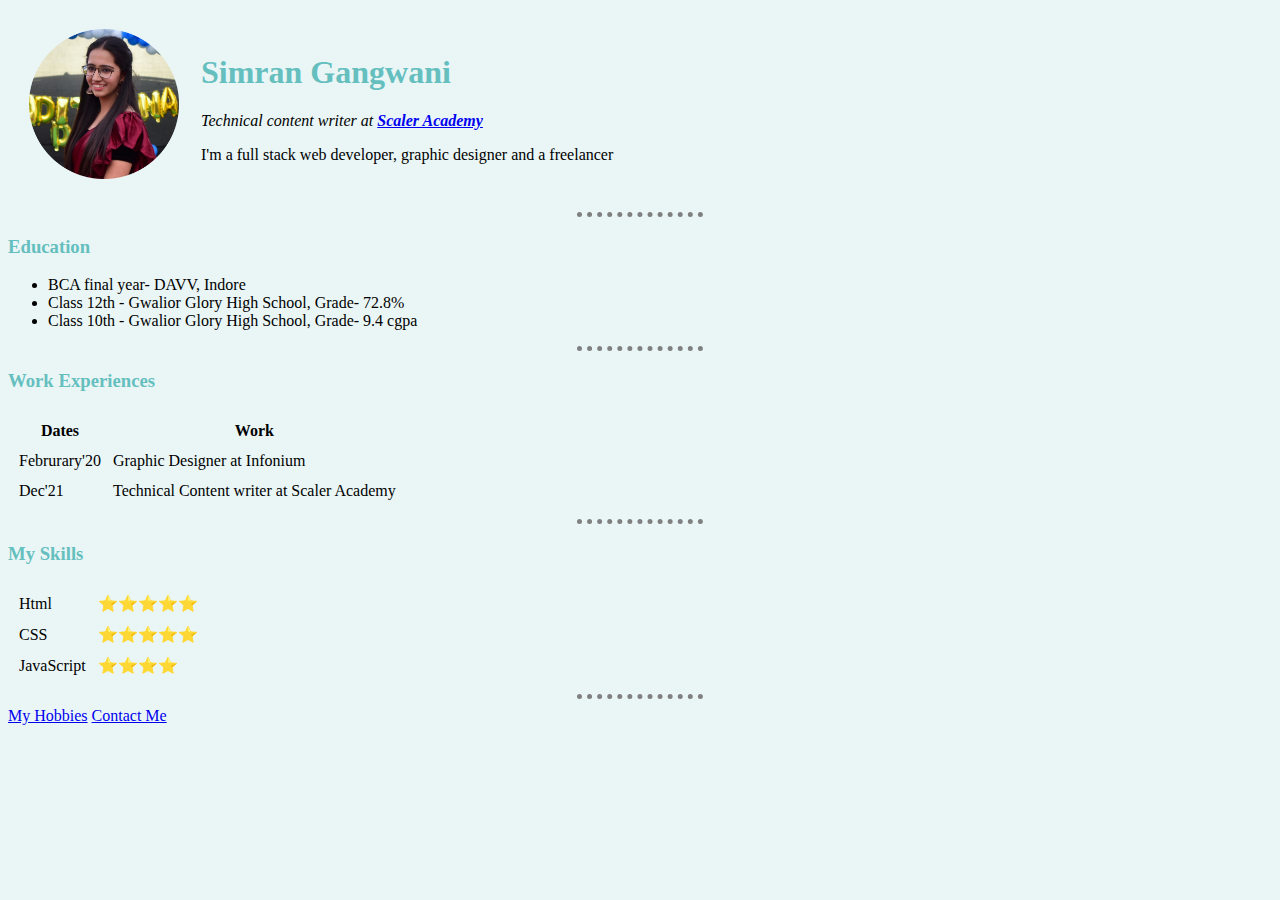
<file: index.html>
<!DOCTYPE html>
<html lang="en">

<head>
    <meta charset="UTF-8">
    <meta http-equiv="X-UA-Compatible" content="IE=edge">
    <meta name="viewport" content="width=device-width, initial-scale=1.0">
    <title>💙 Simran | Practise</title> <!-- heart from   unicode-table.com -->
    <link rel="stylesheet" href="css/styles.css">

    <!-- PESTICIDE FOR CHROME ==> Chrome ext. which shows boxes around all elements -->

    <!-- INTERNAL css> INTERNAL css> EXTERNAL css -->
    <!-- INLINE css has most priority -->
    
    <!-- <style>
        body{
            background-color: #EAF6F6;
        }
        /* serch for default css for browser */
        /* https://www.w3schools.com/cssref/css_default_values.asp */
        
        hr{
            /* background-color: white;    */
            /* this bg-color will not affect anything as hr already has default internal styling (user agent stylesheet) */
            /* border-style: inset; this is default style which gives look of embeded*/
            border-style: none;
           border-top-style: dotted;
            width: 10%;
            /* border-style: dotted none none none; */
            border-color: grey;
            border-width: 5px;
        }
    </style> -->


</head>

<!-- inline css    ==can refer color hunt for amazing color combinations -->
<!-- <body style="background-color: #EAF6F6;"> -->
    <body>
    <!-- https://docs.emmet.io/cheat-sheet/  all emmet abbreviations of html(must read) -->
    <!-- FileFormat.Info  can see all utf characters encoding here -->
    <!-- unicode-table.com    has all utf characters & emojis -->

    <!-- <center>
        <hr size="3" noshade>
        <h1>THIS IS LARGEST <br> HEADING</h1>
        <br>
        <h3>by</h3>
        <h2>BY SIMRAN GANGWANI</h2>
        <hr size="3" noshade>
    </center   -->

    <table cellspacing="20px">
        <tr>
            <td>
                <img src="images/profile.png" alt="simran profile picture" height="150px">
                <!-- <img src="https://cdn.hashnode.com/res/hashnode/image/upload/v1628782770585/WNZOFXg9t.jpeg?w=500&h=500&fit=crop&crop=entropy&auto=compress" alt="simran profile picture"> -->
            </td>
            <td>
                <h1>Simran Gangwani</h1>
                <p><em>Technical content writer at <strong><a href="https://www.scaler.com/topics/">Scaler
                                Academy</a></strong></em></p>
                <p>I'm a full stack web developer, graphic designer and a freelancer</p>
            </td>
        </tr>
    </table>

    <!-- <hr size="3" noshade> -->
    <hr>

    <h3>Education</h3>
    <ul>
        <li>BCA final year- DAVV, Indore</li>
        <li>Class 12th - Gwalior Glory High School, Grade- 72.8%</li>
        <li>Class 10th - Gwalior Glory High School, Grade- 9.4 cgpa</li>
    </ul>
    <!-- <hr size="3" noshade> -->
    <hr>

    <h3>Work Experiences</h3>
    <table cellspacing="10">
        <thead>
            <tr>
                <th>Dates</th>
                <th>Work</th>
            </tr>
        </thead>

        <tbody>
            <tr>
                <td>Februrary'20</td>
                <td>Graphic Designer at Infonium</td>
            </tr>
            <tr>
                <td>Dec'21</td>
                <td>Technical Content writer at Scaler Academy</td>
            </tr>
        </tbody>
        <!-- <tfoot> </tfoot> -->
    </table>

    <!-- <hr size="3" noshade> -->
    <hr>

    <h3>My Skills</h3>
    <table cellspacing="10">
            <tr>
                <td>Html</td>
                <td>⭐⭐⭐⭐⭐</td>
            </tr>
            <tr>
                <td>CSS</td>
                <td>⭐⭐⭐⭐⭐</td>
            </tr>
            <tr>
                <td>JavaScript</td>
                <td>⭐⭐⭐⭐</td>
            </tr> 
    </table>

    <!-- <table>
        <tr>
            <td>
                <table>
                    <tr>
                        <td>Html</td>
                        <td>⭐⭐⭐⭐⭐</td>
                    </tr>
                    <tr>
                        <td>CSS</td>
                        <td>⭐⭐⭐⭐⭐</td>
                    </tr>
                    <tr>
                        <td>JavaScript</td>
                        <td>⭐⭐⭐⭐</td>
                    </tr> 
                </table>
            </td>
            <td>
                <table>
                    <tr>
                        <td>Html</td>
                        <td>⭐⭐⭐⭐⭐</td>
                    </tr>
                    <tr>
                        <td>CSS</td>
                        <td>⭐⭐⭐⭐⭐</td>
                    </tr>
                    <tr>
                        <td>JavaScript</td>
                        <td>⭐⭐⭐⭐</td>
                    </tr> 
                </table>
            </td>
        </tr>
    </table> -->

    <!-- <hr size="3" noshade> -->
    <hr>

    <a href="hobbies.html">My Hobbies</a>
    <a href="contact.html">Contact Me</a>

    <!-- 26. html forms -->

</body>

</html>
</file>
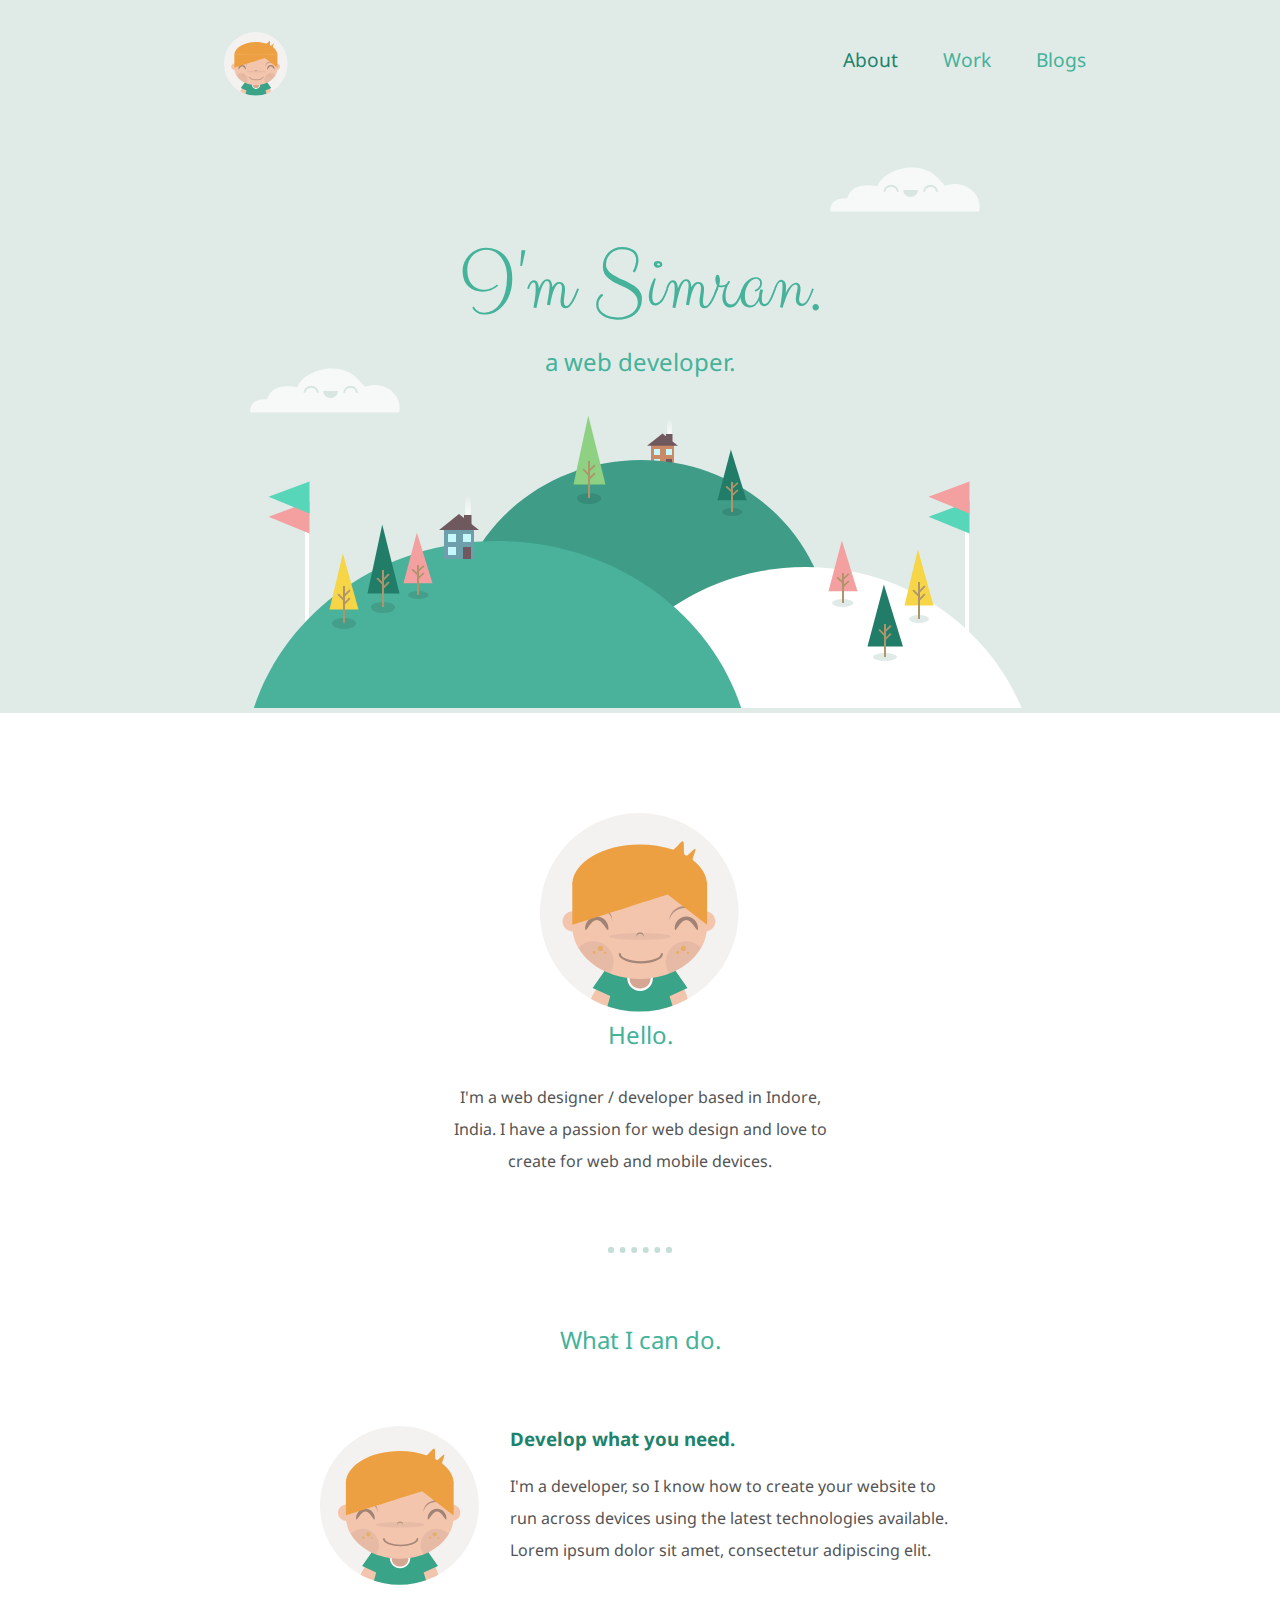
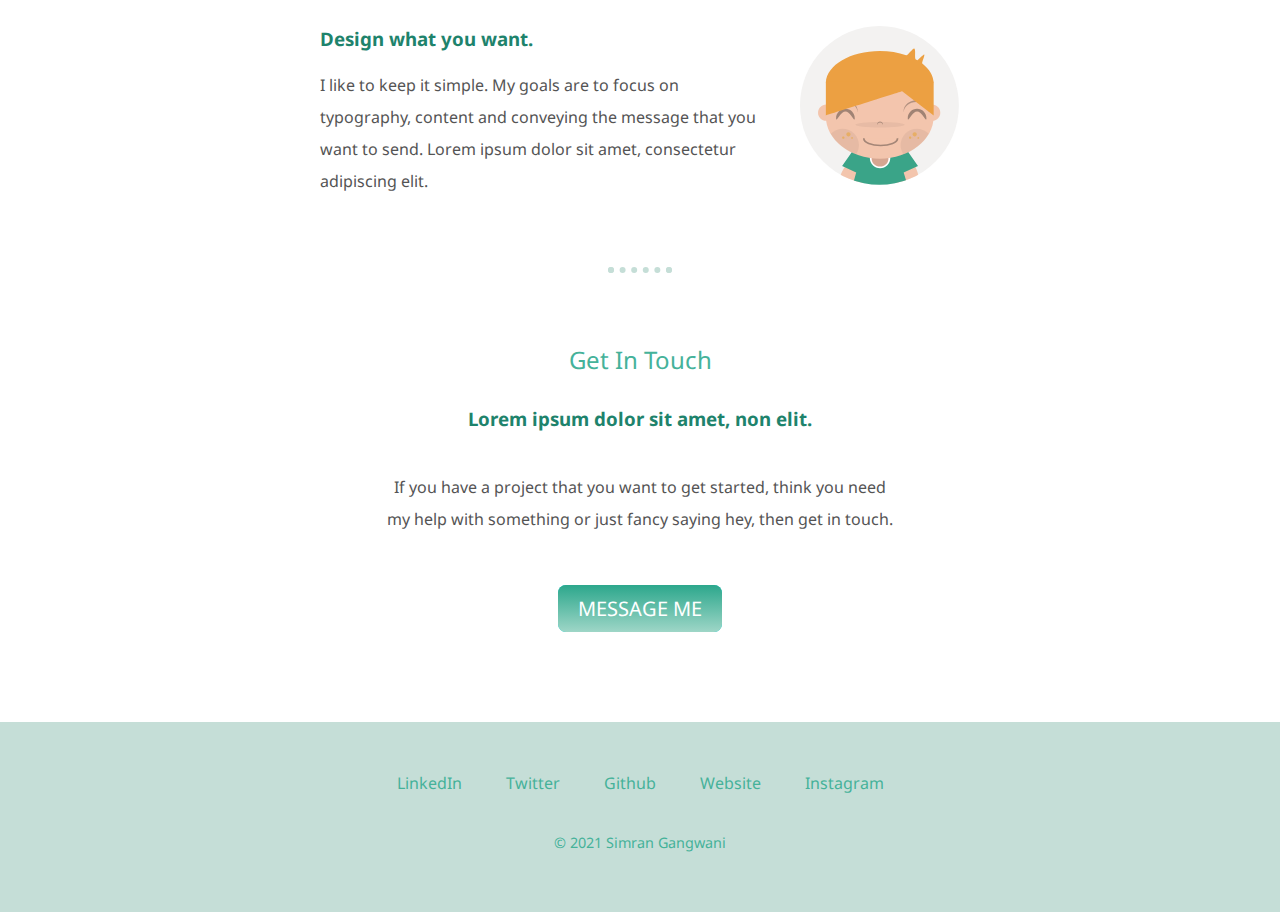
<file: 3-CSS-My Site/index.html>
<!DOCTYPE html>
<html lang="en">

<head>
  <meta charset="UTF-8">
  <meta http-equiv="X-UA-Compatible" content="IE=edge">
  <meta name="viewport" content="width=device-width, initial-scale=1.0">
  <title>Simran | DEMO Portfolio</title>
  <link rel="stylesheet" href="css/styles.css">
  <!-- <link rel="shortcut icon" href="favicon.ico" type="image/x-icon"> -->
  <link rel="shortcut icon" href="SG.png" type="image/x-icon">
</head>

<body>
  <!-- click ***ctrl*** and hover over everything while using pesticide -->
  <!-- div for used for CONTENT DIVISION or TO SEPARATE CONTENT -->

  <div class="nav-bar">
    <div class="logo">
      <img class="logo" src="images/design.svg" alt="">
    </div>
    <div class="nav-menu">
      <!-- <ul>
        <li><a href="#">About</a></li>
        <li><a href="#">Work</a></li>
        <li><a href="#">Notes</a></li>
      </ul> -->
      <a class="nav-link active" href="#">About</a>
      <a class="nav-link" href="#">Work</a>
      <a class="nav-link" href="#">Blogs</a>
    </div>
  </div>

  <div class="top-container">
    <img class="top-cloud" src="images/cloud.svg" alt="">
    <h1>I'm Simran.</h1>
    <h2>a web developer.</h2>
    <img class="bottom-cloud" src="images/cloud.svg" alt="">
    <img src="images/bg.svg" alt="">
  </div>

  <div class="middle-container">
    <div class="profile">
      <img src="images/design.svg" width="200px" alt="">
      <h2>Hello.</h2>
      <p class="intro">I'm a web designer / developer based in Indore, India. I have a passion for web design and love
        to create for web and mobile devices.</p>
    </div>
    <hr>
    <div class="skills">
      <h2>What I can do.</h2>
      <div class="skill-row">
        <img class="codeImg" src="images/design.svg" width="200px" alt="">
        <h3>Develop what you need.</h3>
        <p class="code-skill-description">I'm a developer, so I know how to create your website to run across devices
          using the latest technologies available. Lorem ipsum dolor sit amet, consectetur adipiscing elit.</p>
      </div>
      <div class="skill-row">
        <img class="designImg" src="images/design.svg" width="200px" alt="">
        <!-- this icon is taken from flat icon -->
        <h3>Design what you want.</h3>
        <p class="design-skill-description">I like to keep it simple. My goals are to focus on typography, content and
          conveying the message that you want to send. Lorem ipsum dolor sit amet, consectetur adipiscing elit.</p>
      </div>
    </div>
    <hr>
    <div class="contact-me">
      <h2>Get In Touch</h2>
      <h3>Lorem ipsum dolor sit amet, non elit.</h3>
      <p class="contact-message">If you have a project that you want to get started, think you need my help with
        something or just fancy saying hey, then get in touch.</p>
      <a class="btn" href="mailto:simrangangwani3107@gmail.com">MESSAGE ME</a>
    </div>
  </div>


  <div class="bottom-container">
    <a class="footer-link" href="https://www.linkedin.com/in/simran-gangwani-b93a441b2/">LinkedIn</a>
    <a class="footer-link" href="https://twitter.com/SimranGangwani3">Twitter</a>
    <a class="footer-link" href="https://github.com/simran61">Github</a>
    <a class="footer-link" href="https://simran-gangwani.netlify.app/">Website</a>
    <a class="footer-link" href="https://www.instagram.com/simran_wb65/">Instagram</a>
    <p class="copyright">© 2021 Simran Gangwani</p>
  </div>
</body>

</html>
</file>
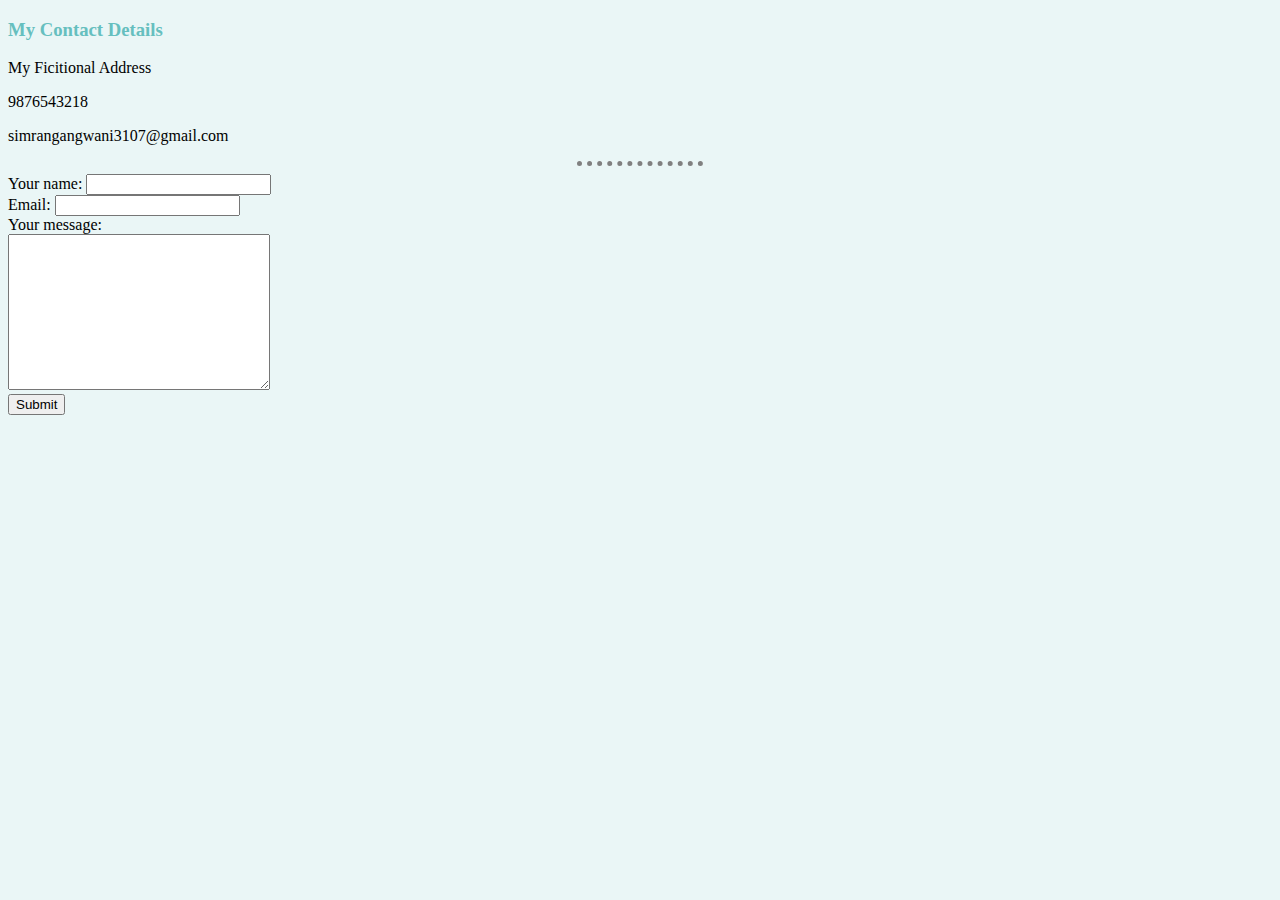
<file: contact.html>
<!DOCTYPE html>
<html lang="en">
<head>
    <meta charset="UTF-8">
    <meta http-equiv="X-UA-Compatible" content="IE=edge">
    <meta name="viewport" content="width=device-width, initial-scale=1.0">
    <title>Contact Me</title>
    <link rel="stylesheet" href="css/styles.css">
</head>
<body>
    <h3>My Contact Details</h3>
   <p>My Ficitional Address</p>
   <p>9876543218</p>
   <p>simrangangwani3107@gmail.com</p>
    <hr>
   <form action="mailto:simrangangwani3107@gmail.com" method="post" enctype="text/plain">
    <label for="">Your name:</label>
    <input type="text" name="yourName" value=""><br>
    <label for="">Email: </label>
    <input type="email" name="yourEmail" id=""><br>
    <label for="">Your message:</label><br>
    <textarea name="yourMessage" id="" cols="30" rows="10"></textarea><br>
<input type="submit">


    <!-- <input type="color" name="" id="">
    <input type="file" name="" id=""><br>
    <input type="date" name="" id=""><br>
    <input type="datetime" name="" id=""><br>
    <input type="radio" name="" id=""><br>
    <input type="range" name="" id=""><br> 
    <label for="">Do you want to sign up for the email list</label>
    <input type="checkbox" name="" id=""> <br>
    <label for="">Password: </label>
    <input type="password" name="" id=""> -->
    
   </form>
</body>
</html>
</file>
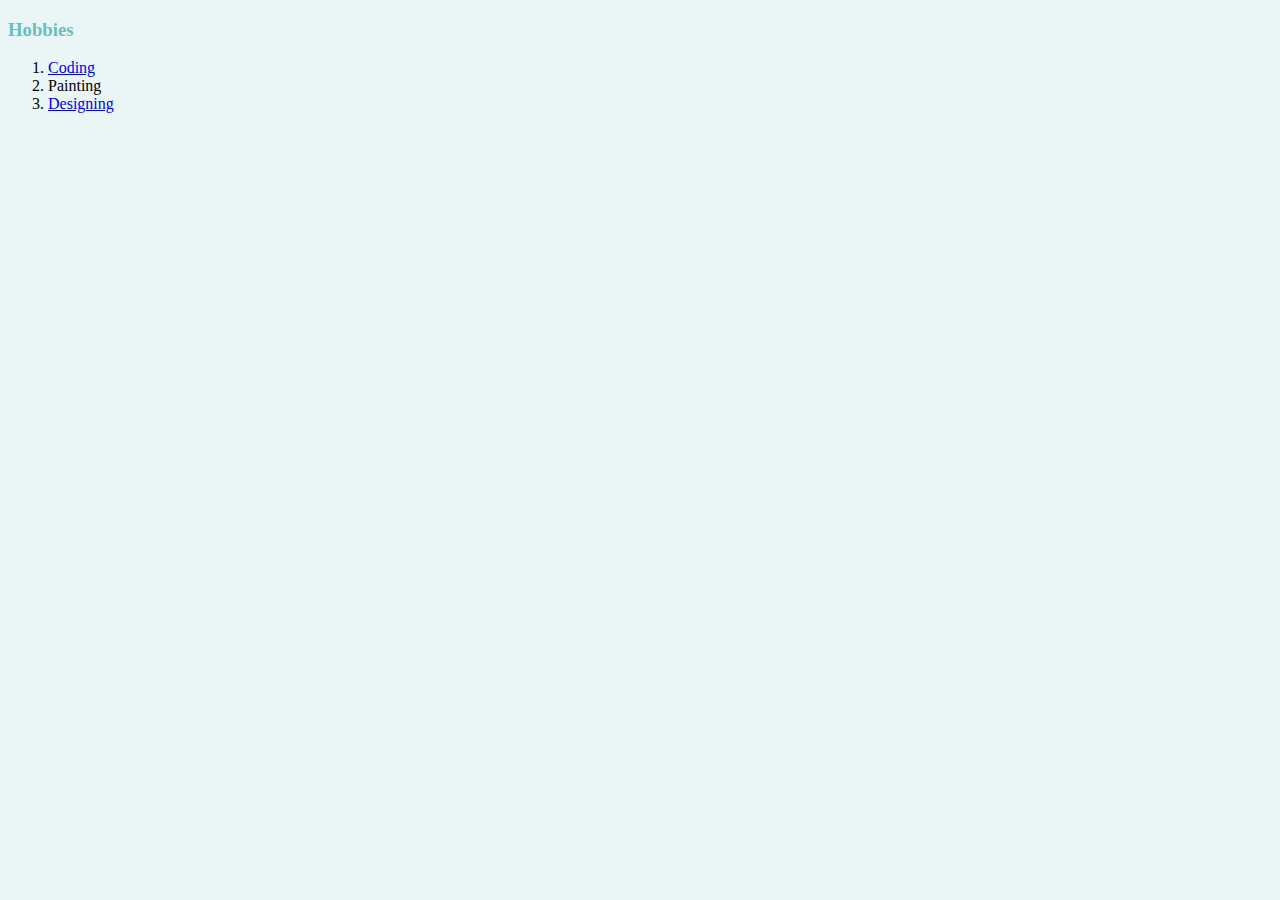
<file: hobbies.html>
<!DOCTYPE html>
<html lang="en">
<head>
    <meta charset="UTF-8">
    <meta http-equiv="X-UA-Compatible" content="IE=edge">
    <meta name="viewport" content="width=device-width, initial-scale=1.0">
    <title>My Hobbies</title>
    <link rel="stylesheet" href="css/styles.css">
</head>
<body>
    <h3>Hobbies</h3>
    <ol>
        <li><a href="https://simran-gangwani.netlify.app/projects.html">Coding</a></li>
        <li>Painting</li>
        <li><a href="https://simran-gangwani.netlify.app/designing.html">Designing</a></li>
    </ol>
</body>
</html>
</file>
<file: css/styles.css>
/* inline css> internal css> external css */
/* INLINE css has most priority */

body{
    background-color: #EAF6F6;
}

hr{
    border-style: none;
    border-top-style: dotted;
    width: 10%;
    border-color: grey;
    border-width: 5px;
}

h1,h3{
    color: #66BFBF;
}
</file>
<file: 3-CSS-My Site/css/styles.css>
@import url('https://fonts.googleapis.com/css2?family=Clicker+Script&family=Noto+Sans:ital@0;1&display=swap');

body{
    margin: 0;
    padding: 0;
    text-align: center;
    font-family: 'Noto Sans', sans-serif;
    color: #545454;
}

/* WAYS OF CENTERING */
/* 1. text-align: center;
 This will align everthing in center which does not have a width set. This works on FULL WIDTH  BLOCK elements (like p, h1) & INLINE-BLOCK elements (like img))

2. centereing an element with specific width: marin: 0 auto; OR margin: auto 0;
 h1{
    width: 10%;
    margin: 0 auto;
}*/

h1{
    margin: 0 auto 0 auto;
    font-weight: 500;
    color: #45b29a;
    font-family: 'Clicker Script', cursive;
    font-size: 5.625em;
    /* 16px =1em = 100% --> 90px= 90px/16=562.5% = 5.625em*/
    /*1. px is STATIC
    2. em & % is DYNAMIC ie it it takes the font-size relative to its parent/root div font-size
    3. rem (MOST SAFE) means IGNORE ALL PARENT DIV SIZE & apply the exact size which we mentioned */   
}

/* SERIEF (has feets) (BY DEFAULT of browser --> Times)
SANS-SERIF (no feets) (Arial by default)
MONOSPACE (each alphabet takes equal space)*/


h2{
  font-size: 1.5rem;
  margin-top: 0px;
  /* here margin-top is extra */
  font-weight: normal;
  color: #45b29a;
  padding-bottom: 10px;
}

h3{
    color: #1e836c;
}

p{
    line-height: 2;
}

hr{
    border: 6px dotted #c5ded7;
    border-bottom: none;
    width: 4%;
    margin: 70px auto;
}

a{
    color: #45b29a;
    margin: 10px 20px;
    text-decoration: none;
}

a:hover{
    color: #1e836c;
}

.nav-bar{
    height: 127px;
    background-color: #e0ebe8;
    display: flex;
    justify-content: space-between;
    padding: 0 10%;
}

.logo{
    padding-top: 1rem;
    width: 25%;
}

.nav-menu{
    padding: 4.5%;
    font-size: 1.2rem;
}

.active{
    color: #1e836c;
}

/* we can change the width of BLOCK (p,h1) elements but not of INLINE (span) */
/* INLINE-BLOCK: occupy the same and can also change their width */
/* IMG is kind of INLINE-BLOCK */

.top-container{
    background-color: #e0ebe8;
    position: relative;
    padding-top: 100px;
    /* height: 200px; */
    /* width: 200px; */
    /* border: 10px solid black; */
    /* padding: 20px; */
}

/* DIAGONAL PATTERN OF 3 BOXES */

/* .middle-container{
    height: 200px;
    width: 200px;
    border: 20px solid black;
    margin-left: 260px;
    background-color: red;
}

.bottom-container{
    height: 200px;
    width: 200px;
    border: 10px solid black;
    margin-left: 500px;
    background-color: blue;
} */



/* POSITIONING IN CSS */
/* STATIC: this is the by default 

RELATIVE: allow us to position the element to relative to how it would had been positioned had it been static. 
It does not affect the position of anything around it and just flows (overlap) around. 

    img{
        position: relative;
        top: 20px; --> this means that we are giving margin of 20px from top. --> top == MARGIN-top (from original position of element)
    }

ABSOLUTE: allows us to position the element relative to its parent.
It affects the flow/position of rest of the elements as well.

div{
    position: absolute;
}
img{
    position: absolute;
    right: 30px; --> this means that img will take a margin of 30px from right BETWEEN THE IMG & PARENT DIV . --> right == PADDING-right (30px space b/t img & parent div from right-end)
}

REFER initialPosition.png AND finalposition.png FROM THE IMAGES FOLDER TO UNDERSTAND BETTER

FIXED: sticky position (used in nav-bars)

WHEN TO USE WHAT ??
use REATIVE when you want to change the position of an element but DO NOT want to AFFECT POSITION OF OTHER ELEMENTS.
*/

.middle-container{
    margin: 100px 0;
}

.bottom-container{
    background-color: #c5ded7;
    padding: 50px 0 20px;
}

.intro{
    width: 30%;
    margin: auto;
}

.top-cloud{
    position: absolute;
    right: 300px;
    top: 40px;
}

.bottom-cloud{
    position: absolute;
    left: 250px;
    bottom: 300px;
}

.skill-row{
    width: 50%;
    margin: 60px auto;
    text-align: left;
}

/* FLOAT --> KIND OF short code of display: flex 
float has many PROBLEMS, so use it only to WRAP THE TEXT AROUND SOMETHING and NOT POSITIONING something

CLEAR: ANTI-float*/

.codeImg{
    width: 25%;
    float: left;
    margin-right: 30px;
}

.designImg{
    width: 25%;
    float: right;
    margin-left: 30px;
}

/*
.code-skill-description{
    clear: left; --> THIS WILL CLEAR EVERYTHING FROM THE LEFT SIDE OF THE PARAGRAPH
}

.design-skill-description{
    clear: right;
} */

.contact-message{
    width: 40%;
    margin: 40px auto 60px;
    /* this MARGIN is 3 ELEMENT CIRCLE RULE ie (top) (left & right) (bottom)*/
}

/* https://css3buttongenerator.com/ 
USE THIS SITE FOR STYLING BUTTON ---->> VERYYYYY USEFULLLL*/

.btn {
    background: #11cdd4;
    background-image: -webkit-linear-gradient(top, #2ca78c, #9ed6c7);
    background-image: -moz-linear-gradient(top, #2ca78c, #9ed6c7);
    background-image: -ms-linear-gradient(top, #2ca78c, #9ed6c7);
    background-image: -o-linear-gradient(top, #2ca78c, #9ed6c7);
    background-image: linear-gradient(to bottom, #2ca78c, #9ed6c7);
    -webkit-border-radius: 8;
    -moz-border-radius: 8;
    border-radius: 8px;
    color: #ffffff;
    font-size: 20px;
    padding: 10px 20px 10px 20px;
    text-decoration: none;
}
  
.btn:hover {
    background: #45b29a;
    background-image: -webkit-linear-gradient(top, #c5ded7, #45b29a);
    background-image: -moz-linear-gradient(top, #c5ded7, #45b29a);
    background-image: -ms-linear-gradient(top, #c5ded7, #45b29a);
    background-image: -o-linear-gradient(top, #c5ded7, #45b29a);
    background-image: linear-gradient(to bottom, #c5ded7, #45b29a);
    text-decoration: none;
    color: #ffffff;
}

.copyright{
    color: #45b29a;
    font-size: 0.90rem;
    padding: 20px 0;
}
</file>
